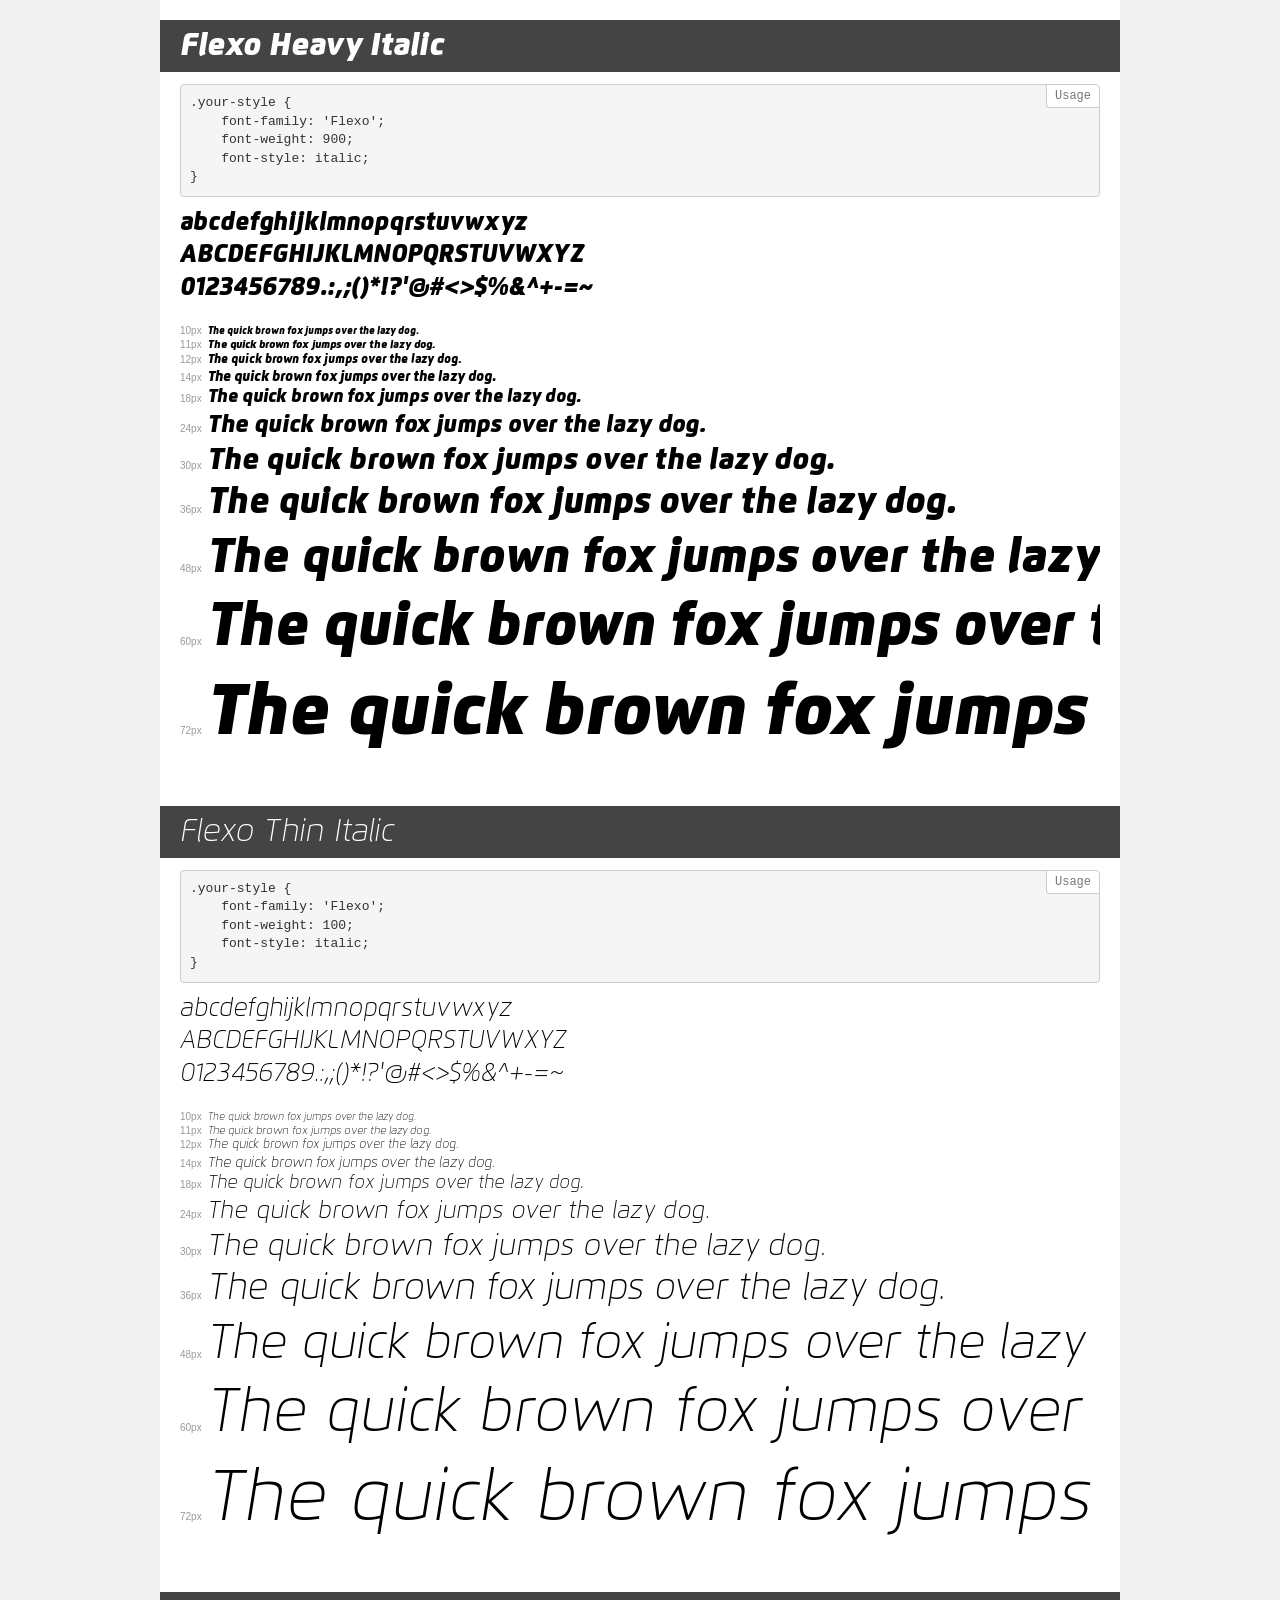
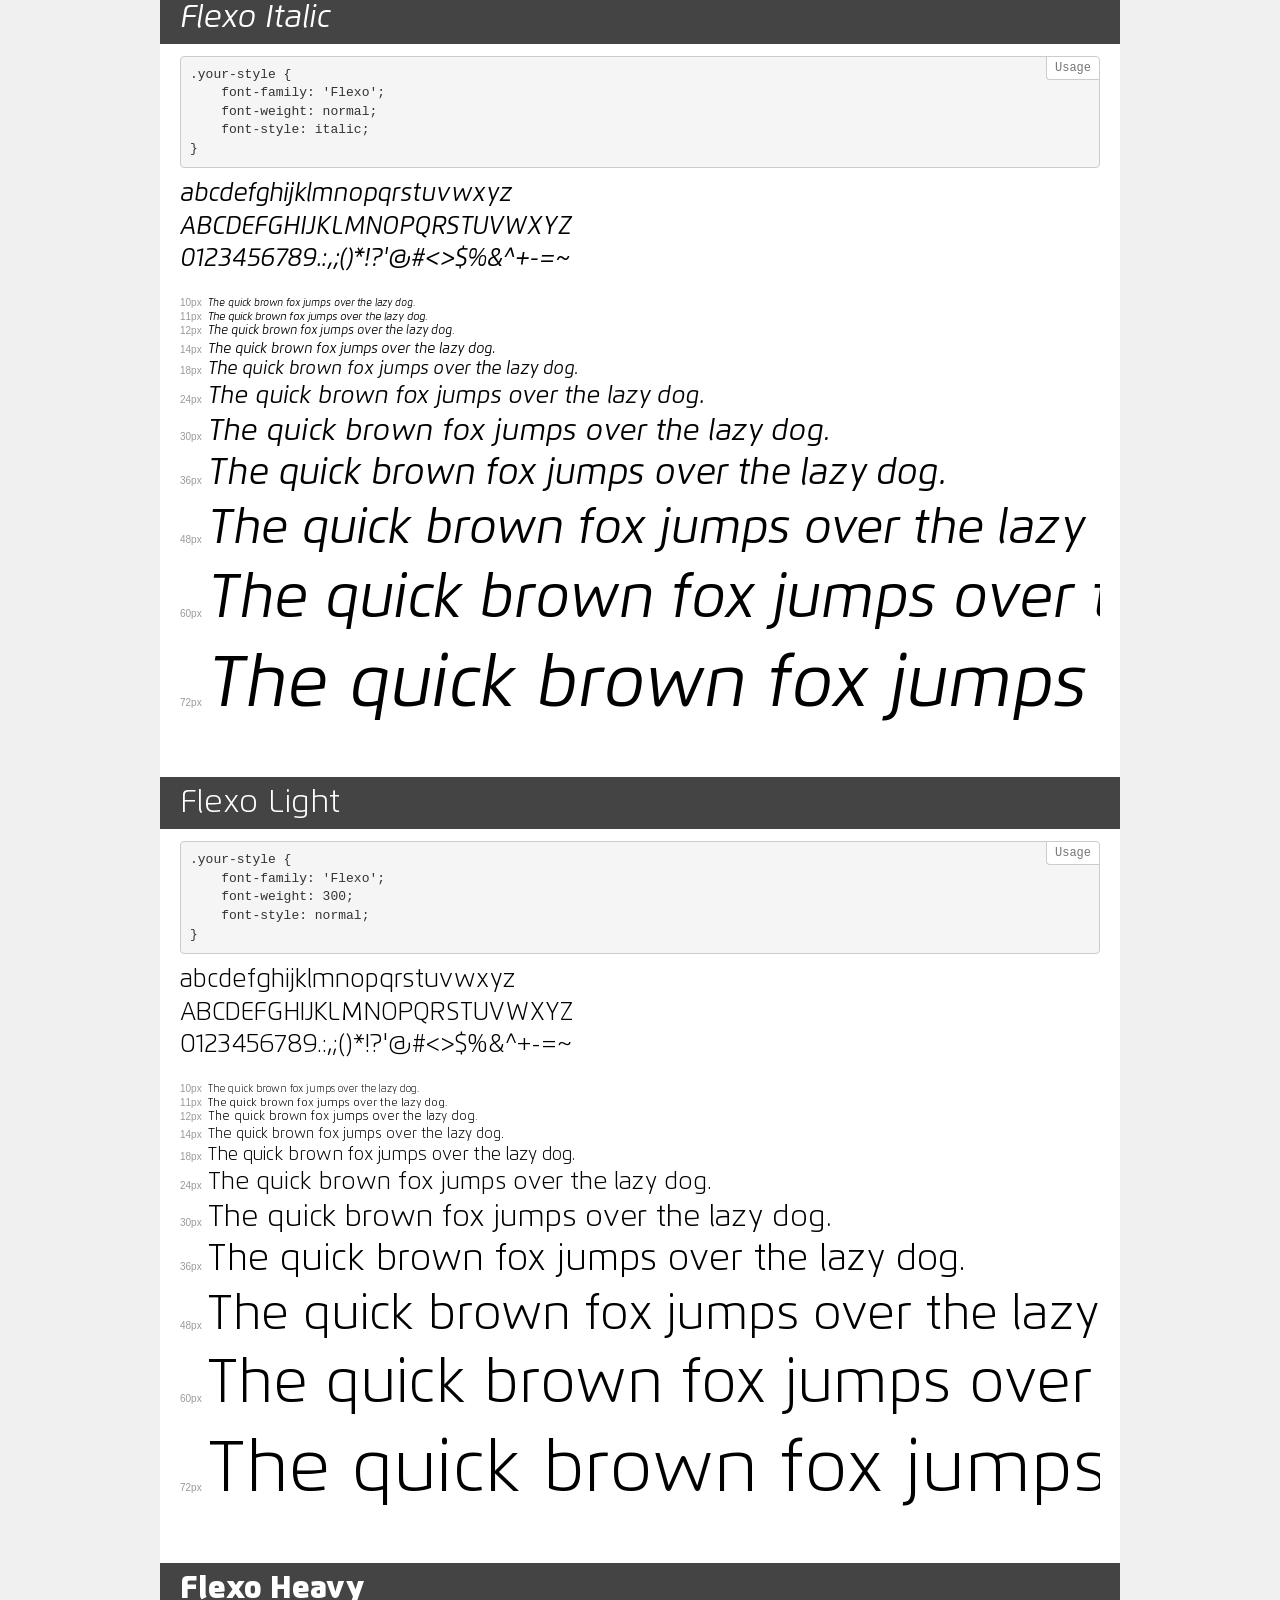
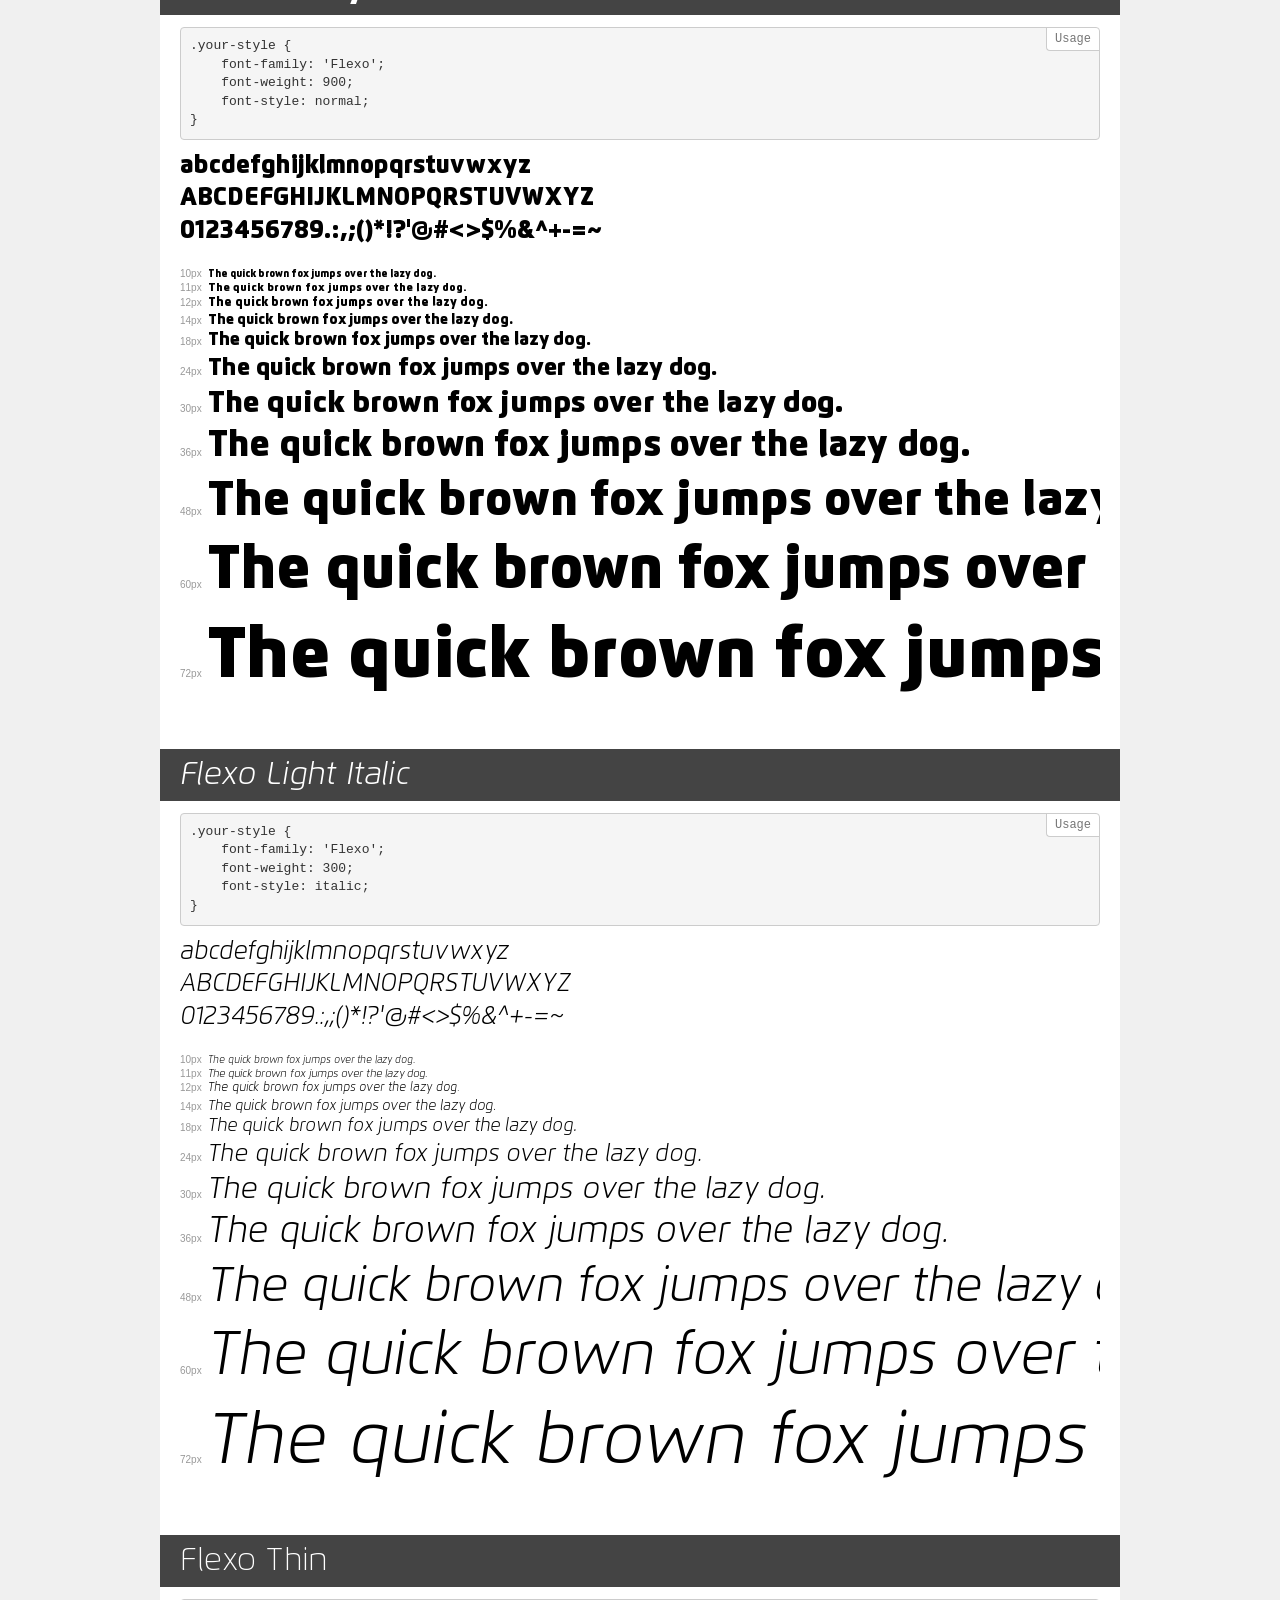
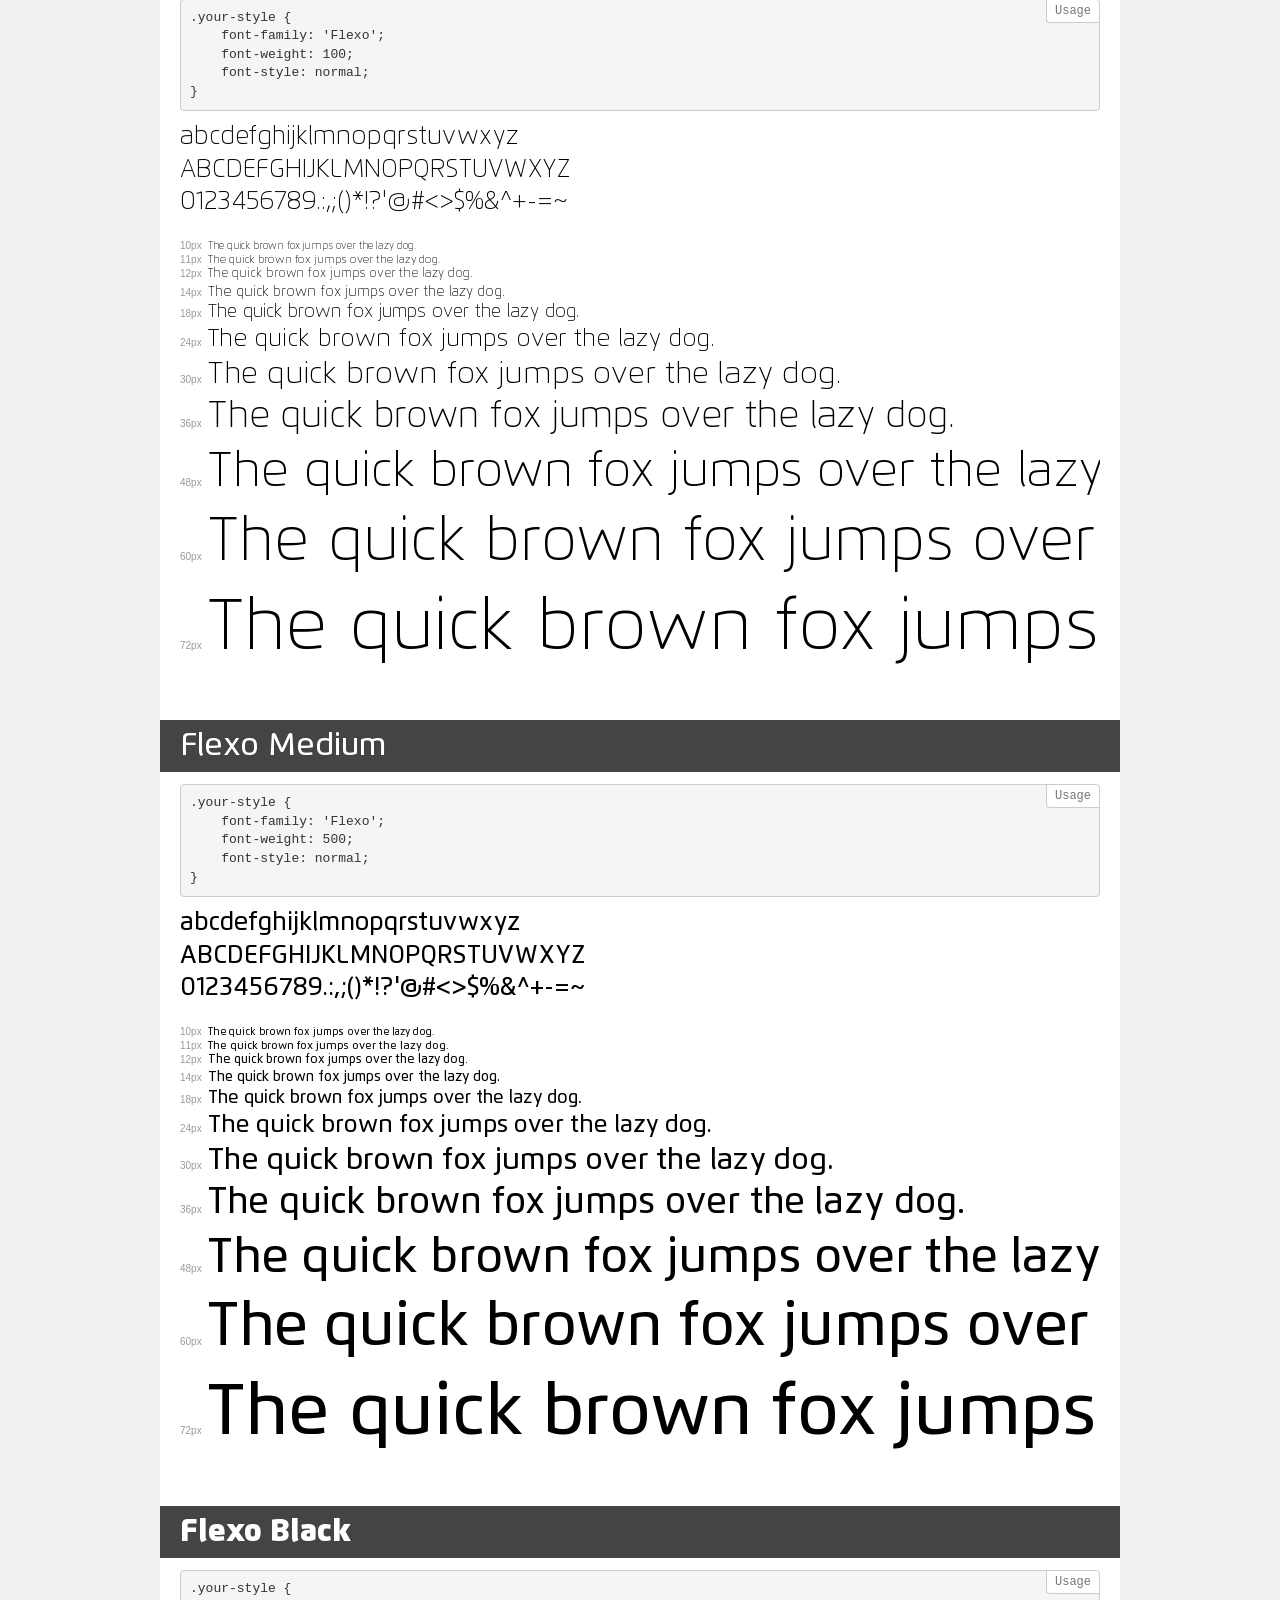
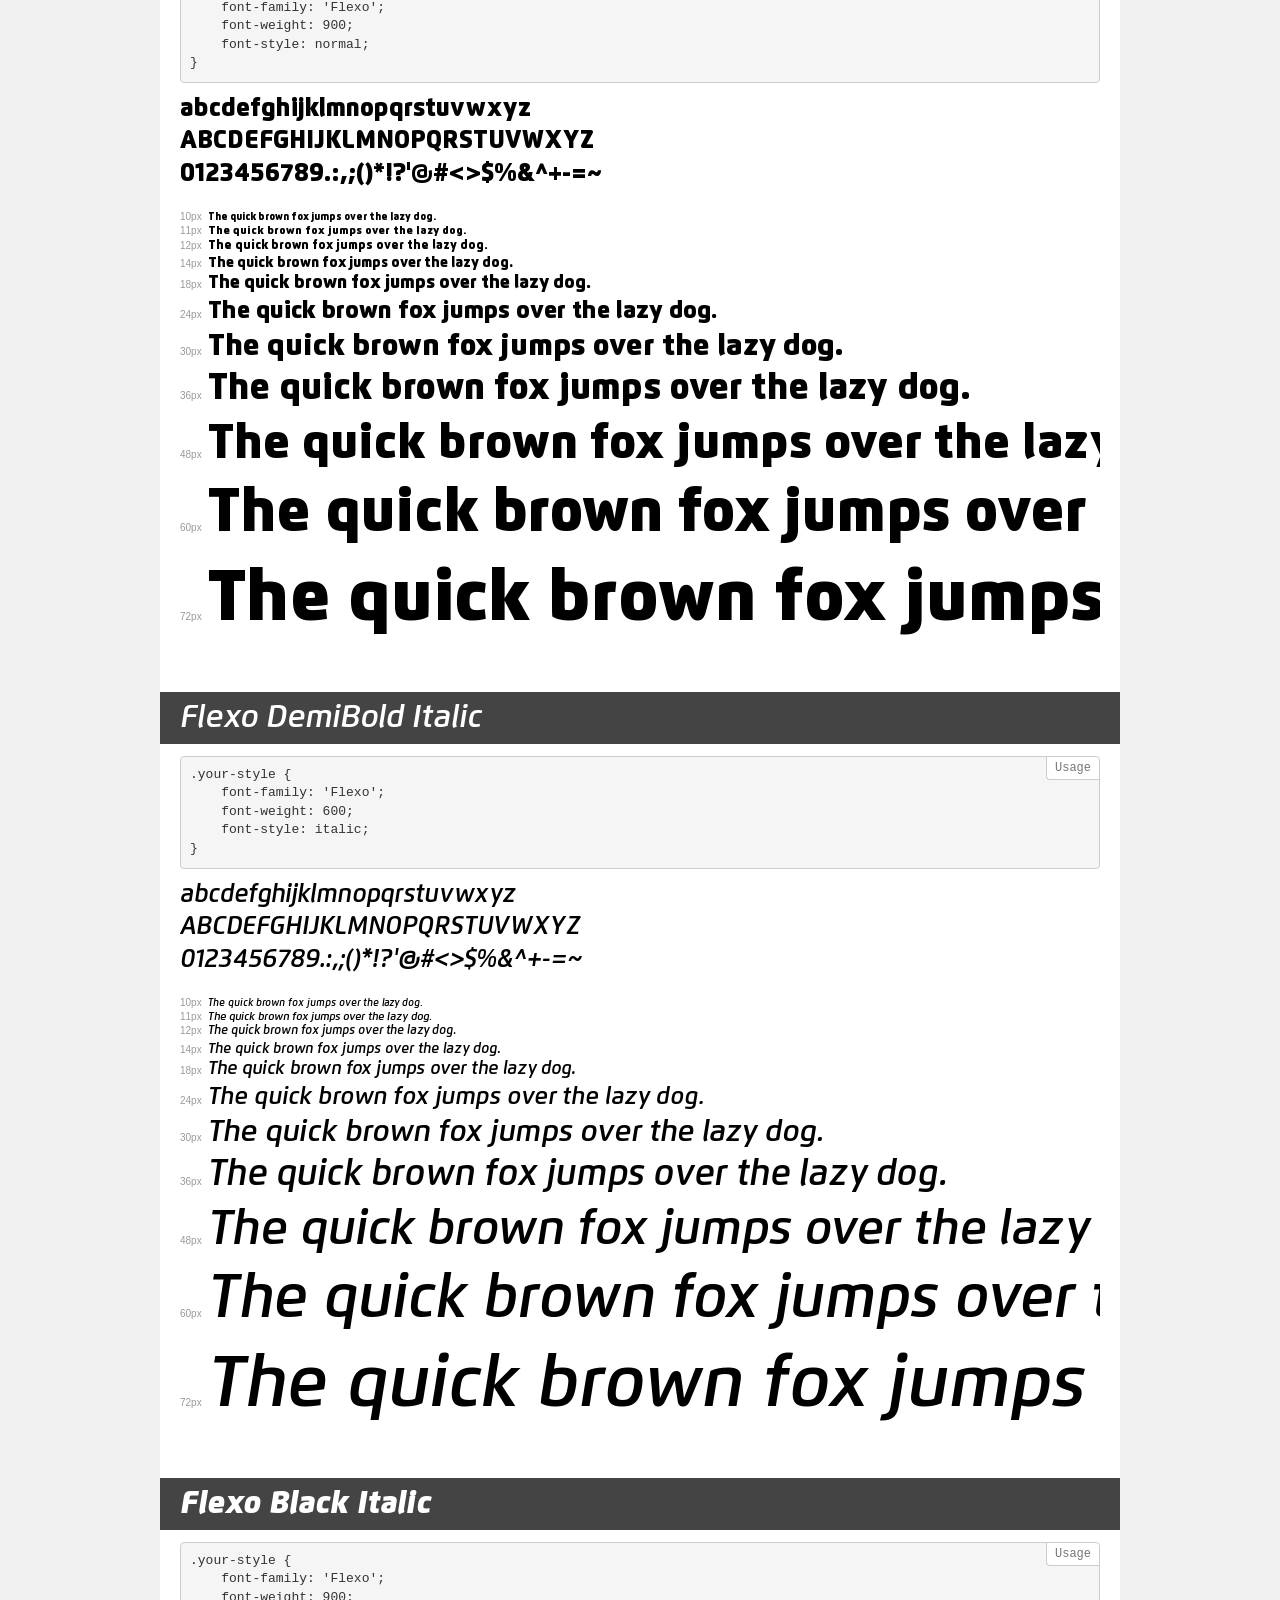
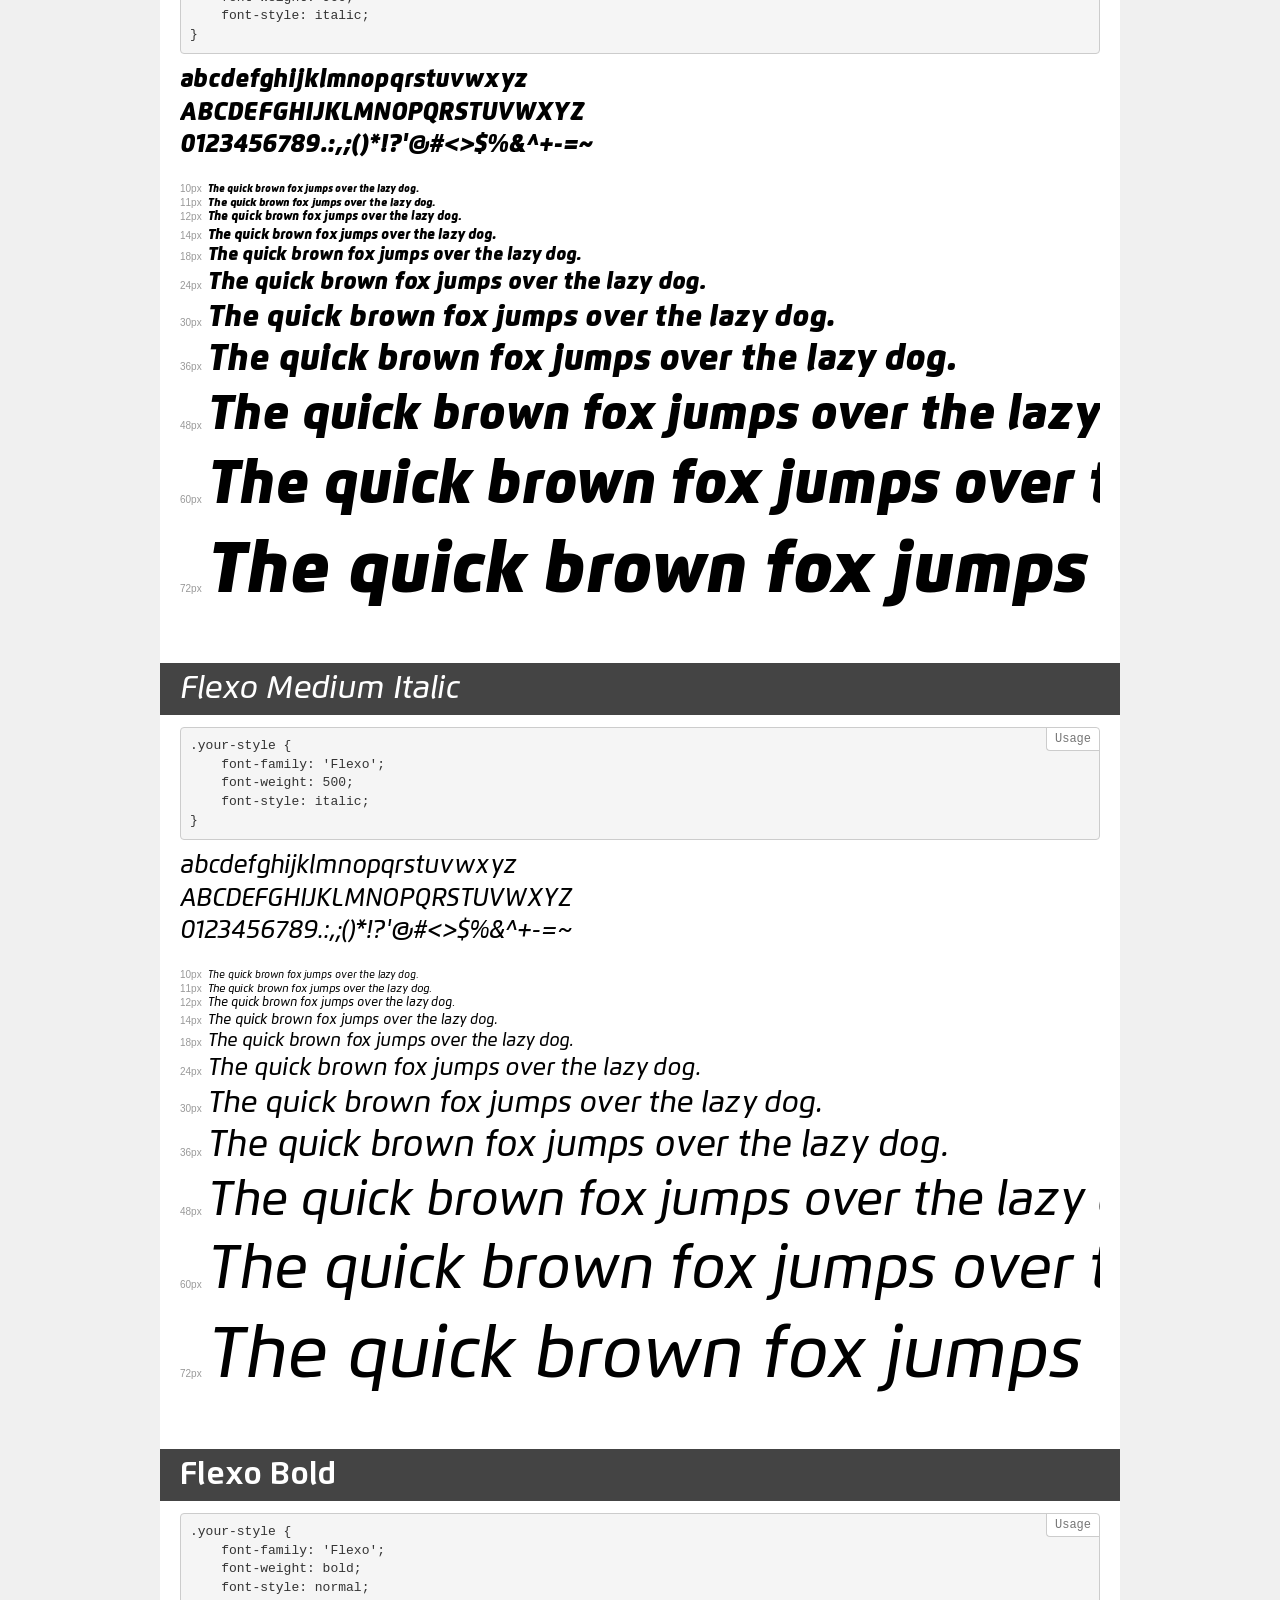
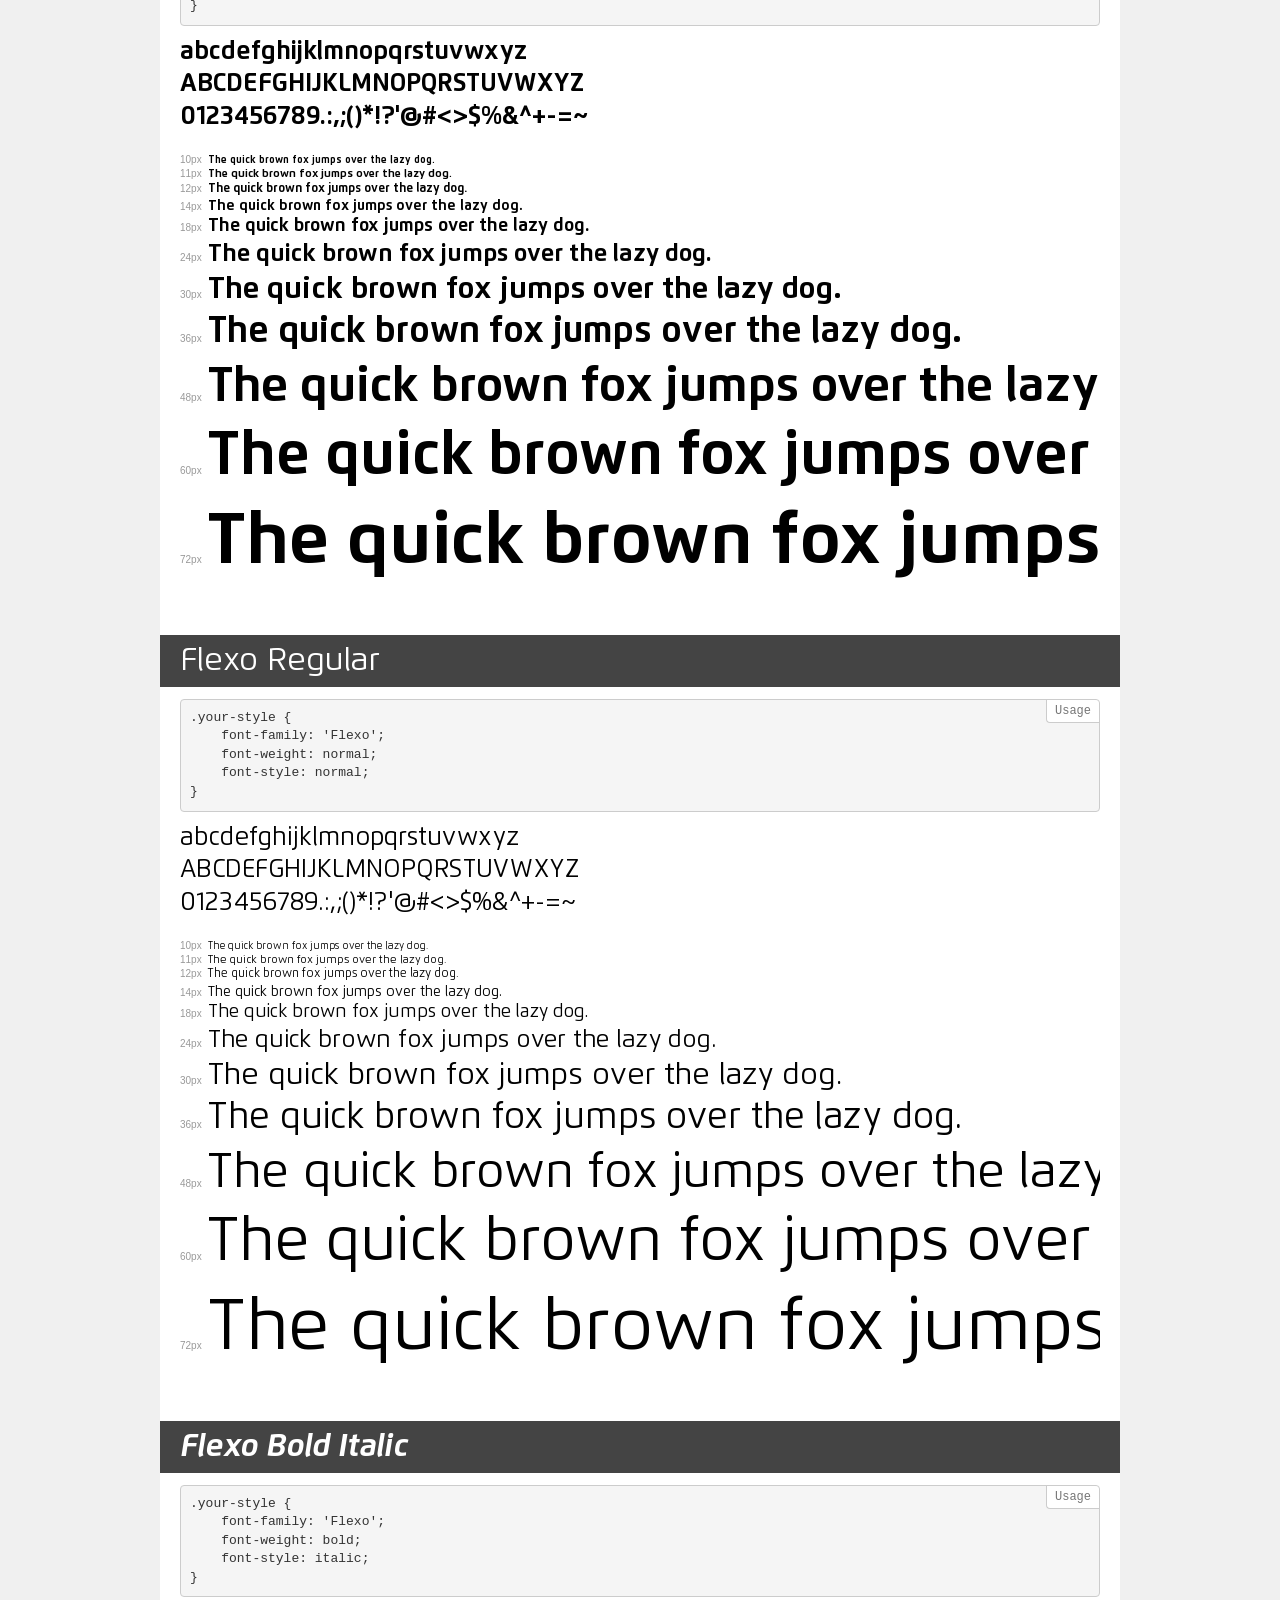
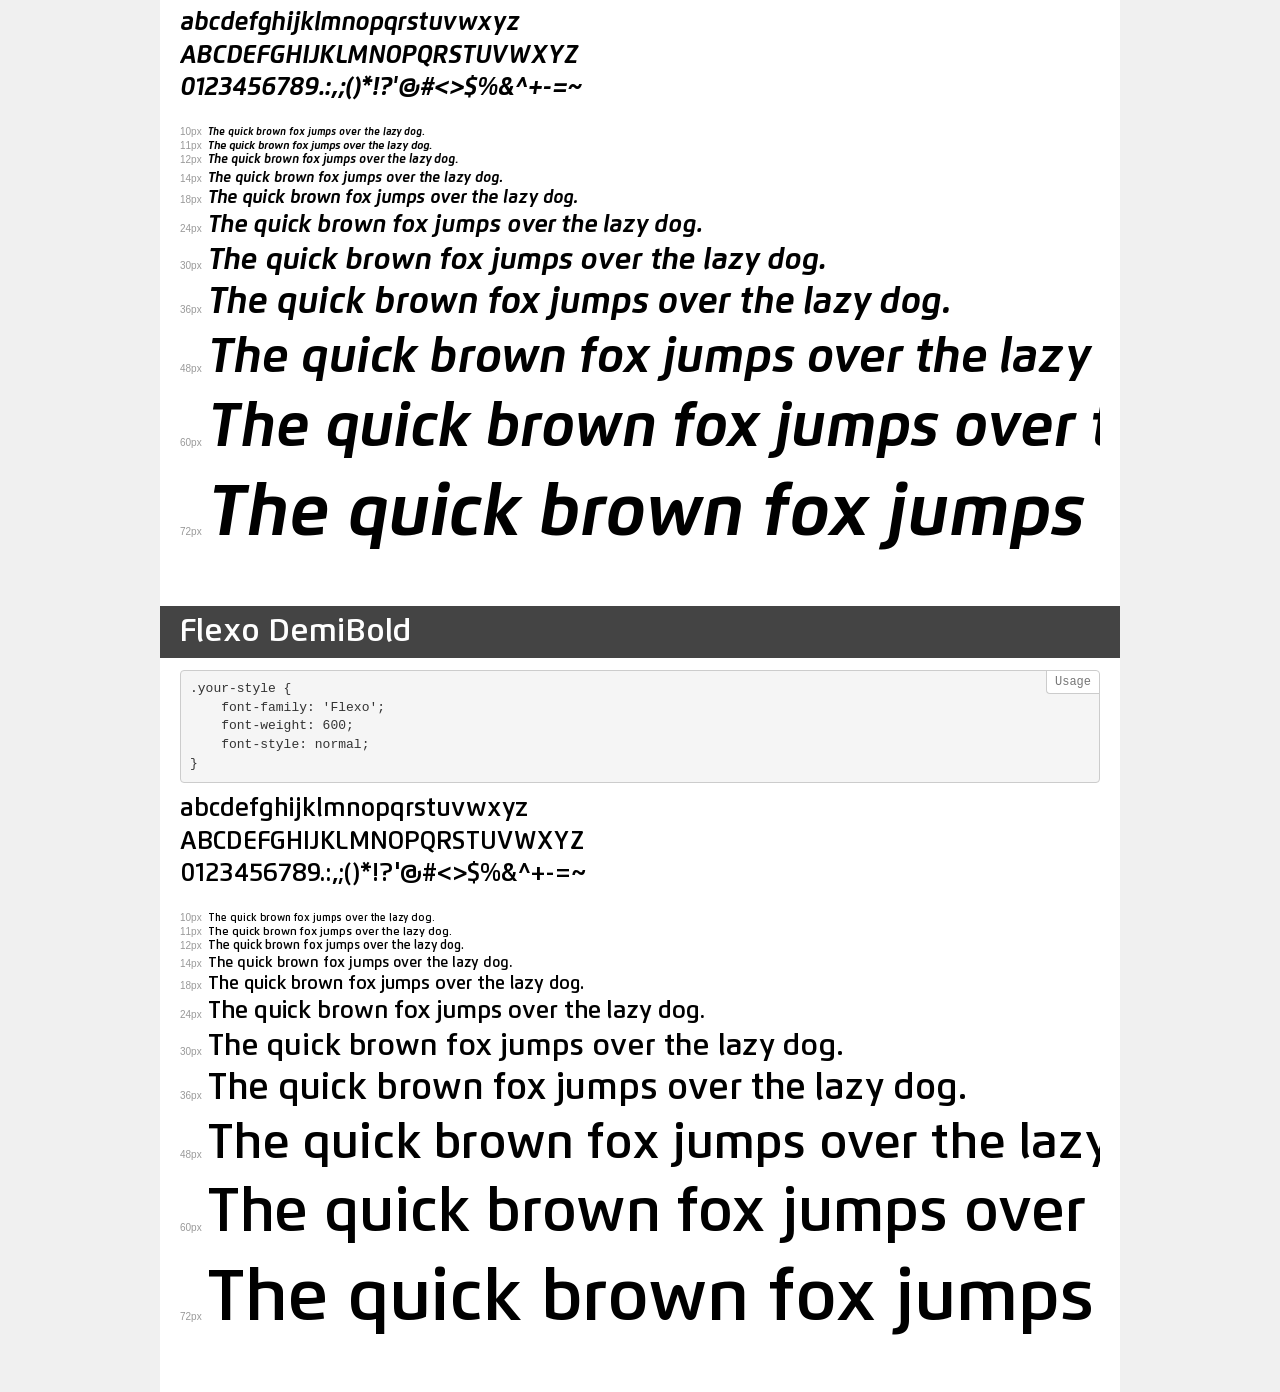
<file: fonts/demo.html>
<!DOCTYPE html>
<html lang="en">
<head>
    <meta charset="utf-8">
    <meta http-equiv="X-UA-Compatible" content="IE=edge">
    <meta name="viewport" content="width=device-width, initial-scale=1">
    <meta name="robots" content="noindex, noarchive">
    <meta name="format-detection" content="telephone=no">
    <title>Transfonter demo</title>
    <link href="stylesheet.css" rel="stylesheet">
    <style>
        /*
        http://meyerweb.com/eric/tools/css/reset/
        v2.0 | 20110126
        License: none (public domain)
        */
        html, body, div, span, applet, object, iframe,
        h1, h2, h3, h4, h5, h6, p, blockquote, pre,
        a, abbr, acronym, address, big, cite, code,
        del, dfn, em, img, ins, kbd, q, s, samp,
        small, strike, strong, sub, sup, tt, var,
        b, u, i, center,
        dl, dt, dd, ol, ul, li,
        fieldset, form, label, legend,
        table, caption, tbody, tfoot, thead, tr, th, td,
        article, aside, canvas, details, embed,
        figure, figcaption, footer, header, hgroup,
        menu, nav, output, ruby, section, summary,
        time, mark, audio, video {
            margin: 0;
            padding: 0;
            border: 0;
            font-size: 100%;
            font: inherit;
            vertical-align: baseline;
        }
        /* HTML5 display-role reset for older browsers */
        article, aside, details, figcaption, figure,
        footer, header, hgroup, menu, nav, section {
            display: block;
        }
        body {
            line-height: 1;
        }
        ol, ul {
            list-style: none;
        }
        blockquote, q {
            quotes: none;
        }
        blockquote:before, blockquote:after,
        q:before, q:after {
            content: '';
            content: none;
        }
        table {
            border-collapse: collapse;
            border-spacing: 0;
        }
        /* demo styles */
        body {
            background: #f0f0f0;
            color: #000;
        }
        .page {
            background: #fff;
            width: 920px;
            margin: 0 auto;
            padding: 20px 20px 0 20px;
            overflow: hidden;
        }
        .font-container {
            overflow-x: auto;
            overflow-y: hidden;
            margin-bottom: 40px;
            line-height: 1.3;
            white-space: nowrap;
            padding-bottom: 5px;
        }
        h1 {
            position: relative;
            background: #444;
            font-size: 32px;
            color: #fff;
            padding: 10px 20px;
            margin: 0 -20px 12px -20px;
        }
        .letters {
            font-size: 25px;
            margin-bottom: 20px;
        }
        .s10:before {
            content: '10px';
        }
        .s11:before {
            content: '11px';
        }
        .s12:before {
            content: '12px';
        }
        .s14:before {
            content: '14px';
        }
        .s18:before {
            content: '18px';
        }
        .s24:before {
            content: '24px';
        }
        .s30:before {
            content: '30px';
        }
        .s36:before {
            content: '36px';
        }
        .s48:before {
            content: '48px';
        }
        .s60:before {
            content: '60px';
        }
        .s72:before {
            content: '72px';
        }
        .s10:before, .s11:before, .s12:before, .s14:before,
        .s18:before, .s24:before, .s30:before, .s36:before,
        .s48:before, .s60:before, .s72:before {
            font-family: Arial, sans-serif;
            font-size: 10px;
            font-weight: normal;
            font-style: normal;
            color: #999;
            padding-right: 6px;
        }
        pre {
            display: block;
            position: relative;
            padding: 9px;
            margin: 0 0 10px;
            font-family: Monaco, Menlo, Consolas, "Courier New", monospace;
            font-size: 13px;
            line-height: 1.428571429;
            color: #333;
            font-weight: normal;
            font-style: normal;
            background-color: #f5f5f5;
            border: 1px solid #ccc;
            overflow-x: auto;
            border-radius: 4px;
        }
        pre:after {
            display: block;
            position: absolute;
            right: 0;
            top: 0;
            content: 'Usage';
            line-height: 1;
            padding: 5px 8px;
            font-size: 12px;
            color: #767676;
            background-color: #fff;
            border: 1px solid #ccc;
            border-right: none;
            border-top: none;
            border-radius: 0 4px 0 4px;
            z-index: 10;
        }
        /* responsive */
        @media (max-width: 959px) {
            .page {
                width: auto;
                margin: 0;
            }
        }
    </style>
</head>
<body>
<div class="page">
    <div class="demo">
        <h1 style="font-family: 'Flexo'; font-weight: 900; font-style: italic;">Flexo Heavy Italic</h1>
        <pre>.your-style {
    font-family: 'Flexo';
    font-weight: 900;
    font-style: italic;
}</pre>
        <div class="font-container" style="font-family: 'Flexo'; font-weight: 900; font-style: italic;">
            <p class="letters">
                abcdefghijklmnopqrstuvwxyz<br>
ABCDEFGHIJKLMNOPQRSTUVWXYZ<br>
                0123456789.:,;()*!?'@#<>$%&^+-=~
            </p>
            <p class="s10" style="font-size: 10px;">The quick brown fox jumps over the lazy dog.</p>
            <p class="s11" style="font-size: 11px;">The quick brown fox jumps over the lazy dog.</p>
            <p class="s12" style="font-size: 12px;">The quick brown fox jumps over the lazy dog.</p>
            <p class="s14" style="font-size: 14px;">The quick brown fox jumps over the lazy dog.</p>
            <p class="s18" style="font-size: 18px;">The quick brown fox jumps over the lazy dog.</p>
            <p class="s24" style="font-size: 24px;">The quick brown fox jumps over the lazy dog.</p>
            <p class="s30" style="font-size: 30px;">The quick brown fox jumps over the lazy dog.</p>
            <p class="s36" style="font-size: 36px;">The quick brown fox jumps over the lazy dog.</p>
            <p class="s48" style="font-size: 48px;">The quick brown fox jumps over the lazy dog.</p>
            <p class="s60" style="font-size: 60px;">The quick brown fox jumps over the lazy dog.</p>
            <p class="s72" style="font-size: 72px;">The quick brown fox jumps over the lazy dog.</p>
        </div>
    </div>
    <div class="demo">
        <h1 style="font-family: 'Flexo'; font-weight: 100; font-style: italic;">Flexo Thin Italic</h1>
        <pre>.your-style {
    font-family: 'Flexo';
    font-weight: 100;
    font-style: italic;
}</pre>
        <div class="font-container" style="font-family: 'Flexo'; font-weight: 100; font-style: italic;">
            <p class="letters">
                abcdefghijklmnopqrstuvwxyz<br>
ABCDEFGHIJKLMNOPQRSTUVWXYZ<br>
                0123456789.:,;()*!?'@#<>$%&^+-=~
            </p>
            <p class="s10" style="font-size: 10px;">The quick brown fox jumps over the lazy dog.</p>
            <p class="s11" style="font-size: 11px;">The quick brown fox jumps over the lazy dog.</p>
            <p class="s12" style="font-size: 12px;">The quick brown fox jumps over the lazy dog.</p>
            <p class="s14" style="font-size: 14px;">The quick brown fox jumps over the lazy dog.</p>
            <p class="s18" style="font-size: 18px;">The quick brown fox jumps over the lazy dog.</p>
            <p class="s24" style="font-size: 24px;">The quick brown fox jumps over the lazy dog.</p>
            <p class="s30" style="font-size: 30px;">The quick brown fox jumps over the lazy dog.</p>
            <p class="s36" style="font-size: 36px;">The quick brown fox jumps over the lazy dog.</p>
            <p class="s48" style="font-size: 48px;">The quick brown fox jumps over the lazy dog.</p>
            <p class="s60" style="font-size: 60px;">The quick brown fox jumps over the lazy dog.</p>
            <p class="s72" style="font-size: 72px;">The quick brown fox jumps over the lazy dog.</p>
        </div>
    </div>
    <div class="demo">
        <h1 style="font-family: 'Flexo'; font-weight: normal; font-style: italic;">Flexo Italic</h1>
        <pre>.your-style {
    font-family: 'Flexo';
    font-weight: normal;
    font-style: italic;
}</pre>
        <div class="font-container" style="font-family: 'Flexo'; font-weight: normal; font-style: italic;">
            <p class="letters">
                abcdefghijklmnopqrstuvwxyz<br>
ABCDEFGHIJKLMNOPQRSTUVWXYZ<br>
                0123456789.:,;()*!?'@#<>$%&^+-=~
            </p>
            <p class="s10" style="font-size: 10px;">The quick brown fox jumps over the lazy dog.</p>
            <p class="s11" style="font-size: 11px;">The quick brown fox jumps over the lazy dog.</p>
            <p class="s12" style="font-size: 12px;">The quick brown fox jumps over the lazy dog.</p>
            <p class="s14" style="font-size: 14px;">The quick brown fox jumps over the lazy dog.</p>
            <p class="s18" style="font-size: 18px;">The quick brown fox jumps over the lazy dog.</p>
            <p class="s24" style="font-size: 24px;">The quick brown fox jumps over the lazy dog.</p>
            <p class="s30" style="font-size: 30px;">The quick brown fox jumps over the lazy dog.</p>
            <p class="s36" style="font-size: 36px;">The quick brown fox jumps over the lazy dog.</p>
            <p class="s48" style="font-size: 48px;">The quick brown fox jumps over the lazy dog.</p>
            <p class="s60" style="font-size: 60px;">The quick brown fox jumps over the lazy dog.</p>
            <p class="s72" style="font-size: 72px;">The quick brown fox jumps over the lazy dog.</p>
        </div>
    </div>
    <div class="demo">
        <h1 style="font-family: 'Flexo'; font-weight: 300; font-style: normal;">Flexo Light</h1>
        <pre>.your-style {
    font-family: 'Flexo';
    font-weight: 300;
    font-style: normal;
}</pre>
        <div class="font-container" style="font-family: 'Flexo'; font-weight: 300; font-style: normal;">
            <p class="letters">
                abcdefghijklmnopqrstuvwxyz<br>
ABCDEFGHIJKLMNOPQRSTUVWXYZ<br>
                0123456789.:,;()*!?'@#<>$%&^+-=~
            </p>
            <p class="s10" style="font-size: 10px;">The quick brown fox jumps over the lazy dog.</p>
            <p class="s11" style="font-size: 11px;">The quick brown fox jumps over the lazy dog.</p>
            <p class="s12" style="font-size: 12px;">The quick brown fox jumps over the lazy dog.</p>
            <p class="s14" style="font-size: 14px;">The quick brown fox jumps over the lazy dog.</p>
            <p class="s18" style="font-size: 18px;">The quick brown fox jumps over the lazy dog.</p>
            <p class="s24" style="font-size: 24px;">The quick brown fox jumps over the lazy dog.</p>
            <p class="s30" style="font-size: 30px;">The quick brown fox jumps over the lazy dog.</p>
            <p class="s36" style="font-size: 36px;">The quick brown fox jumps over the lazy dog.</p>
            <p class="s48" style="font-size: 48px;">The quick brown fox jumps over the lazy dog.</p>
            <p class="s60" style="font-size: 60px;">The quick brown fox jumps over the lazy dog.</p>
            <p class="s72" style="font-size: 72px;">The quick brown fox jumps over the lazy dog.</p>
        </div>
    </div>
    <div class="demo">
        <h1 style="font-family: 'Flexo'; font-weight: 900; font-style: normal;">Flexo Heavy</h1>
        <pre>.your-style {
    font-family: 'Flexo';
    font-weight: 900;
    font-style: normal;
}</pre>
        <div class="font-container" style="font-family: 'Flexo'; font-weight: 900; font-style: normal;">
            <p class="letters">
                abcdefghijklmnopqrstuvwxyz<br>
ABCDEFGHIJKLMNOPQRSTUVWXYZ<br>
                0123456789.:,;()*!?'@#<>$%&^+-=~
            </p>
            <p class="s10" style="font-size: 10px;">The quick brown fox jumps over the lazy dog.</p>
            <p class="s11" style="font-size: 11px;">The quick brown fox jumps over the lazy dog.</p>
            <p class="s12" style="font-size: 12px;">The quick brown fox jumps over the lazy dog.</p>
            <p class="s14" style="font-size: 14px;">The quick brown fox jumps over the lazy dog.</p>
            <p class="s18" style="font-size: 18px;">The quick brown fox jumps over the lazy dog.</p>
            <p class="s24" style="font-size: 24px;">The quick brown fox jumps over the lazy dog.</p>
            <p class="s30" style="font-size: 30px;">The quick brown fox jumps over the lazy dog.</p>
            <p class="s36" style="font-size: 36px;">The quick brown fox jumps over the lazy dog.</p>
            <p class="s48" style="font-size: 48px;">The quick brown fox jumps over the lazy dog.</p>
            <p class="s60" style="font-size: 60px;">The quick brown fox jumps over the lazy dog.</p>
            <p class="s72" style="font-size: 72px;">The quick brown fox jumps over the lazy dog.</p>
        </div>
    </div>
    <div class="demo">
        <h1 style="font-family: 'Flexo'; font-weight: 300; font-style: italic;">Flexo Light Italic</h1>
        <pre>.your-style {
    font-family: 'Flexo';
    font-weight: 300;
    font-style: italic;
}</pre>
        <div class="font-container" style="font-family: 'Flexo'; font-weight: 300; font-style: italic;">
            <p class="letters">
                abcdefghijklmnopqrstuvwxyz<br>
ABCDEFGHIJKLMNOPQRSTUVWXYZ<br>
                0123456789.:,;()*!?'@#<>$%&^+-=~
            </p>
            <p class="s10" style="font-size: 10px;">The quick brown fox jumps over the lazy dog.</p>
            <p class="s11" style="font-size: 11px;">The quick brown fox jumps over the lazy dog.</p>
            <p class="s12" style="font-size: 12px;">The quick brown fox jumps over the lazy dog.</p>
            <p class="s14" style="font-size: 14px;">The quick brown fox jumps over the lazy dog.</p>
            <p class="s18" style="font-size: 18px;">The quick brown fox jumps over the lazy dog.</p>
            <p class="s24" style="font-size: 24px;">The quick brown fox jumps over the lazy dog.</p>
            <p class="s30" style="font-size: 30px;">The quick brown fox jumps over the lazy dog.</p>
            <p class="s36" style="font-size: 36px;">The quick brown fox jumps over the lazy dog.</p>
            <p class="s48" style="font-size: 48px;">The quick brown fox jumps over the lazy dog.</p>
            <p class="s60" style="font-size: 60px;">The quick brown fox jumps over the lazy dog.</p>
            <p class="s72" style="font-size: 72px;">The quick brown fox jumps over the lazy dog.</p>
        </div>
    </div>
    <div class="demo">
        <h1 style="font-family: 'Flexo'; font-weight: 100; font-style: normal;">Flexo Thin</h1>
        <pre>.your-style {
    font-family: 'Flexo';
    font-weight: 100;
    font-style: normal;
}</pre>
        <div class="font-container" style="font-family: 'Flexo'; font-weight: 100; font-style: normal;">
            <p class="letters">
                abcdefghijklmnopqrstuvwxyz<br>
ABCDEFGHIJKLMNOPQRSTUVWXYZ<br>
                0123456789.:,;()*!?'@#<>$%&^+-=~
            </p>
            <p class="s10" style="font-size: 10px;">The quick brown fox jumps over the lazy dog.</p>
            <p class="s11" style="font-size: 11px;">The quick brown fox jumps over the lazy dog.</p>
            <p class="s12" style="font-size: 12px;">The quick brown fox jumps over the lazy dog.</p>
            <p class="s14" style="font-size: 14px;">The quick brown fox jumps over the lazy dog.</p>
            <p class="s18" style="font-size: 18px;">The quick brown fox jumps over the lazy dog.</p>
            <p class="s24" style="font-size: 24px;">The quick brown fox jumps over the lazy dog.</p>
            <p class="s30" style="font-size: 30px;">The quick brown fox jumps over the lazy dog.</p>
            <p class="s36" style="font-size: 36px;">The quick brown fox jumps over the lazy dog.</p>
            <p class="s48" style="font-size: 48px;">The quick brown fox jumps over the lazy dog.</p>
            <p class="s60" style="font-size: 60px;">The quick brown fox jumps over the lazy dog.</p>
            <p class="s72" style="font-size: 72px;">The quick brown fox jumps over the lazy dog.</p>
        </div>
    </div>
    <div class="demo">
        <h1 style="font-family: 'Flexo'; font-weight: 500; font-style: normal;">Flexo Medium</h1>
        <pre>.your-style {
    font-family: 'Flexo';
    font-weight: 500;
    font-style: normal;
}</pre>
        <div class="font-container" style="font-family: 'Flexo'; font-weight: 500; font-style: normal;">
            <p class="letters">
                abcdefghijklmnopqrstuvwxyz<br>
ABCDEFGHIJKLMNOPQRSTUVWXYZ<br>
                0123456789.:,;()*!?'@#<>$%&^+-=~
            </p>
            <p class="s10" style="font-size: 10px;">The quick brown fox jumps over the lazy dog.</p>
            <p class="s11" style="font-size: 11px;">The quick brown fox jumps over the lazy dog.</p>
            <p class="s12" style="font-size: 12px;">The quick brown fox jumps over the lazy dog.</p>
            <p class="s14" style="font-size: 14px;">The quick brown fox jumps over the lazy dog.</p>
            <p class="s18" style="font-size: 18px;">The quick brown fox jumps over the lazy dog.</p>
            <p class="s24" style="font-size: 24px;">The quick brown fox jumps over the lazy dog.</p>
            <p class="s30" style="font-size: 30px;">The quick brown fox jumps over the lazy dog.</p>
            <p class="s36" style="font-size: 36px;">The quick brown fox jumps over the lazy dog.</p>
            <p class="s48" style="font-size: 48px;">The quick brown fox jumps over the lazy dog.</p>
            <p class="s60" style="font-size: 60px;">The quick brown fox jumps over the lazy dog.</p>
            <p class="s72" style="font-size: 72px;">The quick brown fox jumps over the lazy dog.</p>
        </div>
    </div>
    <div class="demo">
        <h1 style="font-family: 'Flexo'; font-weight: 900; font-style: normal;">Flexo Black</h1>
        <pre>.your-style {
    font-family: 'Flexo';
    font-weight: 900;
    font-style: normal;
}</pre>
        <div class="font-container" style="font-family: 'Flexo'; font-weight: 900; font-style: normal;">
            <p class="letters">
                abcdefghijklmnopqrstuvwxyz<br>
ABCDEFGHIJKLMNOPQRSTUVWXYZ<br>
                0123456789.:,;()*!?'@#<>$%&^+-=~
            </p>
            <p class="s10" style="font-size: 10px;">The quick brown fox jumps over the lazy dog.</p>
            <p class="s11" style="font-size: 11px;">The quick brown fox jumps over the lazy dog.</p>
            <p class="s12" style="font-size: 12px;">The quick brown fox jumps over the lazy dog.</p>
            <p class="s14" style="font-size: 14px;">The quick brown fox jumps over the lazy dog.</p>
            <p class="s18" style="font-size: 18px;">The quick brown fox jumps over the lazy dog.</p>
            <p class="s24" style="font-size: 24px;">The quick brown fox jumps over the lazy dog.</p>
            <p class="s30" style="font-size: 30px;">The quick brown fox jumps over the lazy dog.</p>
            <p class="s36" style="font-size: 36px;">The quick brown fox jumps over the lazy dog.</p>
            <p class="s48" style="font-size: 48px;">The quick brown fox jumps over the lazy dog.</p>
            <p class="s60" style="font-size: 60px;">The quick brown fox jumps over the lazy dog.</p>
            <p class="s72" style="font-size: 72px;">The quick brown fox jumps over the lazy dog.</p>
        </div>
    </div>
    <div class="demo">
        <h1 style="font-family: 'Flexo'; font-weight: 600; font-style: italic;">Flexo DemiBold Italic</h1>
        <pre>.your-style {
    font-family: 'Flexo';
    font-weight: 600;
    font-style: italic;
}</pre>
        <div class="font-container" style="font-family: 'Flexo'; font-weight: 600; font-style: italic;">
            <p class="letters">
                abcdefghijklmnopqrstuvwxyz<br>
ABCDEFGHIJKLMNOPQRSTUVWXYZ<br>
                0123456789.:,;()*!?'@#<>$%&^+-=~
            </p>
            <p class="s10" style="font-size: 10px;">The quick brown fox jumps over the lazy dog.</p>
            <p class="s11" style="font-size: 11px;">The quick brown fox jumps over the lazy dog.</p>
            <p class="s12" style="font-size: 12px;">The quick brown fox jumps over the lazy dog.</p>
            <p class="s14" style="font-size: 14px;">The quick brown fox jumps over the lazy dog.</p>
            <p class="s18" style="font-size: 18px;">The quick brown fox jumps over the lazy dog.</p>
            <p class="s24" style="font-size: 24px;">The quick brown fox jumps over the lazy dog.</p>
            <p class="s30" style="font-size: 30px;">The quick brown fox jumps over the lazy dog.</p>
            <p class="s36" style="font-size: 36px;">The quick brown fox jumps over the lazy dog.</p>
            <p class="s48" style="font-size: 48px;">The quick brown fox jumps over the lazy dog.</p>
            <p class="s60" style="font-size: 60px;">The quick brown fox jumps over the lazy dog.</p>
            <p class="s72" style="font-size: 72px;">The quick brown fox jumps over the lazy dog.</p>
        </div>
    </div>
    <div class="demo">
        <h1 style="font-family: 'Flexo'; font-weight: 900; font-style: italic;">Flexo Black Italic</h1>
        <pre>.your-style {
    font-family: 'Flexo';
    font-weight: 900;
    font-style: italic;
}</pre>
        <div class="font-container" style="font-family: 'Flexo'; font-weight: 900; font-style: italic;">
            <p class="letters">
                abcdefghijklmnopqrstuvwxyz<br>
ABCDEFGHIJKLMNOPQRSTUVWXYZ<br>
                0123456789.:,;()*!?'@#<>$%&^+-=~
            </p>
            <p class="s10" style="font-size: 10px;">The quick brown fox jumps over the lazy dog.</p>
            <p class="s11" style="font-size: 11px;">The quick brown fox jumps over the lazy dog.</p>
            <p class="s12" style="font-size: 12px;">The quick brown fox jumps over the lazy dog.</p>
            <p class="s14" style="font-size: 14px;">The quick brown fox jumps over the lazy dog.</p>
            <p class="s18" style="font-size: 18px;">The quick brown fox jumps over the lazy dog.</p>
            <p class="s24" style="font-size: 24px;">The quick brown fox jumps over the lazy dog.</p>
            <p class="s30" style="font-size: 30px;">The quick brown fox jumps over the lazy dog.</p>
            <p class="s36" style="font-size: 36px;">The quick brown fox jumps over the lazy dog.</p>
            <p class="s48" style="font-size: 48px;">The quick brown fox jumps over the lazy dog.</p>
            <p class="s60" style="font-size: 60px;">The quick brown fox jumps over the lazy dog.</p>
            <p class="s72" style="font-size: 72px;">The quick brown fox jumps over the lazy dog.</p>
        </div>
    </div>
    <div class="demo">
        <h1 style="font-family: 'Flexo'; font-weight: 500; font-style: italic;">Flexo Medium Italic</h1>
        <pre>.your-style {
    font-family: 'Flexo';
    font-weight: 500;
    font-style: italic;
}</pre>
        <div class="font-container" style="font-family: 'Flexo'; font-weight: 500; font-style: italic;">
            <p class="letters">
                abcdefghijklmnopqrstuvwxyz<br>
ABCDEFGHIJKLMNOPQRSTUVWXYZ<br>
                0123456789.:,;()*!?'@#<>$%&^+-=~
            </p>
            <p class="s10" style="font-size: 10px;">The quick brown fox jumps over the lazy dog.</p>
            <p class="s11" style="font-size: 11px;">The quick brown fox jumps over the lazy dog.</p>
            <p class="s12" style="font-size: 12px;">The quick brown fox jumps over the lazy dog.</p>
            <p class="s14" style="font-size: 14px;">The quick brown fox jumps over the lazy dog.</p>
            <p class="s18" style="font-size: 18px;">The quick brown fox jumps over the lazy dog.</p>
            <p class="s24" style="font-size: 24px;">The quick brown fox jumps over the lazy dog.</p>
            <p class="s30" style="font-size: 30px;">The quick brown fox jumps over the lazy dog.</p>
            <p class="s36" style="font-size: 36px;">The quick brown fox jumps over the lazy dog.</p>
            <p class="s48" style="font-size: 48px;">The quick brown fox jumps over the lazy dog.</p>
            <p class="s60" style="font-size: 60px;">The quick brown fox jumps over the lazy dog.</p>
            <p class="s72" style="font-size: 72px;">The quick brown fox jumps over the lazy dog.</p>
        </div>
    </div>
    <div class="demo">
        <h1 style="font-family: 'Flexo'; font-weight: bold; font-style: normal;">Flexo Bold</h1>
        <pre>.your-style {
    font-family: 'Flexo';
    font-weight: bold;
    font-style: normal;
}</pre>
        <div class="font-container" style="font-family: 'Flexo'; font-weight: bold; font-style: normal;">
            <p class="letters">
                abcdefghijklmnopqrstuvwxyz<br>
ABCDEFGHIJKLMNOPQRSTUVWXYZ<br>
                0123456789.:,;()*!?'@#<>$%&^+-=~
            </p>
            <p class="s10" style="font-size: 10px;">The quick brown fox jumps over the lazy dog.</p>
            <p class="s11" style="font-size: 11px;">The quick brown fox jumps over the lazy dog.</p>
            <p class="s12" style="font-size: 12px;">The quick brown fox jumps over the lazy dog.</p>
            <p class="s14" style="font-size: 14px;">The quick brown fox jumps over the lazy dog.</p>
            <p class="s18" style="font-size: 18px;">The quick brown fox jumps over the lazy dog.</p>
            <p class="s24" style="font-size: 24px;">The quick brown fox jumps over the lazy dog.</p>
            <p class="s30" style="font-size: 30px;">The quick brown fox jumps over the lazy dog.</p>
            <p class="s36" style="font-size: 36px;">The quick brown fox jumps over the lazy dog.</p>
            <p class="s48" style="font-size: 48px;">The quick brown fox jumps over the lazy dog.</p>
            <p class="s60" style="font-size: 60px;">The quick brown fox jumps over the lazy dog.</p>
            <p class="s72" style="font-size: 72px;">The quick brown fox jumps over the lazy dog.</p>
        </div>
    </div>
    <div class="demo">
        <h1 style="font-family: 'Flexo'; font-weight: normal; font-style: normal;">Flexo Regular</h1>
        <pre>.your-style {
    font-family: 'Flexo';
    font-weight: normal;
    font-style: normal;
}</pre>
        <div class="font-container" style="font-family: 'Flexo'; font-weight: normal; font-style: normal;">
            <p class="letters">
                abcdefghijklmnopqrstuvwxyz<br>
ABCDEFGHIJKLMNOPQRSTUVWXYZ<br>
                0123456789.:,;()*!?'@#<>$%&^+-=~
            </p>
            <p class="s10" style="font-size: 10px;">The quick brown fox jumps over the lazy dog.</p>
            <p class="s11" style="font-size: 11px;">The quick brown fox jumps over the lazy dog.</p>
            <p class="s12" style="font-size: 12px;">The quick brown fox jumps over the lazy dog.</p>
            <p class="s14" style="font-size: 14px;">The quick brown fox jumps over the lazy dog.</p>
            <p class="s18" style="font-size: 18px;">The quick brown fox jumps over the lazy dog.</p>
            <p class="s24" style="font-size: 24px;">The quick brown fox jumps over the lazy dog.</p>
            <p class="s30" style="font-size: 30px;">The quick brown fox jumps over the lazy dog.</p>
            <p class="s36" style="font-size: 36px;">The quick brown fox jumps over the lazy dog.</p>
            <p class="s48" style="font-size: 48px;">The quick brown fox jumps over the lazy dog.</p>
            <p class="s60" style="font-size: 60px;">The quick brown fox jumps over the lazy dog.</p>
            <p class="s72" style="font-size: 72px;">The quick brown fox jumps over the lazy dog.</p>
        </div>
    </div>
    <div class="demo">
        <h1 style="font-family: 'Flexo'; font-weight: bold; font-style: italic;">Flexo Bold Italic</h1>
        <pre>.your-style {
    font-family: 'Flexo';
    font-weight: bold;
    font-style: italic;
}</pre>
        <div class="font-container" style="font-family: 'Flexo'; font-weight: bold; font-style: italic;">
            <p class="letters">
                abcdefghijklmnopqrstuvwxyz<br>
ABCDEFGHIJKLMNOPQRSTUVWXYZ<br>
                0123456789.:,;()*!?'@#<>$%&^+-=~
            </p>
            <p class="s10" style="font-size: 10px;">The quick brown fox jumps over the lazy dog.</p>
            <p class="s11" style="font-size: 11px;">The quick brown fox jumps over the lazy dog.</p>
            <p class="s12" style="font-size: 12px;">The quick brown fox jumps over the lazy dog.</p>
            <p class="s14" style="font-size: 14px;">The quick brown fox jumps over the lazy dog.</p>
            <p class="s18" style="font-size: 18px;">The quick brown fox jumps over the lazy dog.</p>
            <p class="s24" style="font-size: 24px;">The quick brown fox jumps over the lazy dog.</p>
            <p class="s30" style="font-size: 30px;">The quick brown fox jumps over the lazy dog.</p>
            <p class="s36" style="font-size: 36px;">The quick brown fox jumps over the lazy dog.</p>
            <p class="s48" style="font-size: 48px;">The quick brown fox jumps over the lazy dog.</p>
            <p class="s60" style="font-size: 60px;">The quick brown fox jumps over the lazy dog.</p>
            <p class="s72" style="font-size: 72px;">The quick brown fox jumps over the lazy dog.</p>
        </div>
    </div>
    <div class="demo">
        <h1 style="font-family: 'Flexo'; font-weight: 600; font-style: normal;">Flexo DemiBold</h1>
        <pre>.your-style {
    font-family: 'Flexo';
    font-weight: 600;
    font-style: normal;
}</pre>
        <div class="font-container" style="font-family: 'Flexo'; font-weight: 600; font-style: normal;">
            <p class="letters">
                abcdefghijklmnopqrstuvwxyz<br>
ABCDEFGHIJKLMNOPQRSTUVWXYZ<br>
                0123456789.:,;()*!?'@#<>$%&^+-=~
            </p>
            <p class="s10" style="font-size: 10px;">The quick brown fox jumps over the lazy dog.</p>
            <p class="s11" style="font-size: 11px;">The quick brown fox jumps over the lazy dog.</p>
            <p class="s12" style="font-size: 12px;">The quick brown fox jumps over the lazy dog.</p>
            <p class="s14" style="font-size: 14px;">The quick brown fox jumps over the lazy dog.</p>
            <p class="s18" style="font-size: 18px;">The quick brown fox jumps over the lazy dog.</p>
            <p class="s24" style="font-size: 24px;">The quick brown fox jumps over the lazy dog.</p>
            <p class="s30" style="font-size: 30px;">The quick brown fox jumps over the lazy dog.</p>
            <p class="s36" style="font-size: 36px;">The quick brown fox jumps over the lazy dog.</p>
            <p class="s48" style="font-size: 48px;">The quick brown fox jumps over the lazy dog.</p>
            <p class="s60" style="font-size: 60px;">The quick brown fox jumps over the lazy dog.</p>
            <p class="s72" style="font-size: 72px;">The quick brown fox jumps over the lazy dog.</p>
        </div>
    </div>
</div>
</body>
</html>
</file>
<file: fonts/stylesheet.css>
@font-face {
    font-family: 'Flexo';
    src: url('Flexo-HeavyIt.eot');
    src: local('Flexo Heavy Italic'), local('Flexo-HeavyIt'),
        url('Flexo-HeavyIt.eot?#iefix') format('embedded-opentype'),
        url('Flexo-HeavyIt.woff2') format('woff2'),
        url('Flexo-HeavyIt.woff') format('woff'),
        url('Flexo-HeavyIt.ttf') format('truetype');
    font-weight: 900;
    font-style: italic;
}

@font-face {
    font-family: 'Flexo';
    src: url('Flexo-ThinIt.eot');
    src: local('Flexo Thin Italic'), local('Flexo-ThinIt'),
        url('Flexo-ThinIt.eot?#iefix') format('embedded-opentype'),
        url('Flexo-ThinIt.woff2') format('woff2'),
        url('Flexo-ThinIt.woff') format('woff'),
        url('Flexo-ThinIt.ttf') format('truetype');
    font-weight: 100;
    font-style: italic;
}

@font-face {
    font-family: 'Flexo';
    src: url('Flexo-It.eot');
    src: local('Flexo Italic'), local('Flexo-It'),
        url('Flexo-It.eot?#iefix') format('embedded-opentype'),
        url('Flexo-It.woff2') format('woff2'),
        url('Flexo-It.woff') format('woff'),
        url('Flexo-It.ttf') format('truetype');
    font-weight: normal;
    font-style: italic;
}

@font-face {
    font-family: 'Flexo';
    src: url('Flexo-Light.eot');
    src: local('Flexo Light'), local('Flexo-Light'),
        url('Flexo-Light.eot?#iefix') format('embedded-opentype'),
        url('Flexo-Light.woff2') format('woff2'),
        url('Flexo-Light.woff') format('woff'),
        url('Flexo-Light.ttf') format('truetype');
    font-weight: 300;
    font-style: normal;
}

@font-face {
    font-family: 'Flexo';
    src: url('Flexo-Heavy.eot');
    src: local('Flexo Heavy'), local('Flexo-Heavy'),
        url('Flexo-Heavy.eot?#iefix') format('embedded-opentype'),
        url('Flexo-Heavy.woff2') format('woff2'),
        url('Flexo-Heavy.woff') format('woff'),
        url('Flexo-Heavy.ttf') format('truetype');
    font-weight: 900;
    font-style: normal;
}

@font-face {
    font-family: 'Flexo';
    src: url('Flexo-LightIt.eot');
    src: local('Flexo Light Italic'), local('Flexo-LightIt'),
        url('Flexo-LightIt.eot?#iefix') format('embedded-opentype'),
        url('Flexo-LightIt.woff2') format('woff2'),
        url('Flexo-LightIt.woff') format('woff'),
        url('Flexo-LightIt.ttf') format('truetype');
    font-weight: 300;
    font-style: italic;
}

@font-face {
    font-family: 'Flexo';
    src: url('Flexo-Thin.eot');
    src: local('Flexo Thin'), local('Flexo-Thin'),
        url('Flexo-Thin.eot?#iefix') format('embedded-opentype'),
        url('Flexo-Thin.woff2') format('woff2'),
        url('Flexo-Thin.woff') format('woff'),
        url('Flexo-Thin.ttf') format('truetype');
    font-weight: 100;
    font-style: normal;
}

@font-face {
    font-family: 'Flexo';
    src: url('Flexo-Medium.eot');
    src: local('Flexo Medium'), local('Flexo-Medium'),
        url('Flexo-Medium.eot?#iefix') format('embedded-opentype'),
        url('Flexo-Medium.woff2') format('woff2'),
        url('Flexo-Medium.woff') format('woff'),
        url('Flexo-Medium.ttf') format('truetype');
    font-weight: 500;
    font-style: normal;
}

@font-face {
    font-family: 'Flexo';
    src: url('Flexo-Black.eot');
    src: local('Flexo Black'), local('Flexo-Black'),
        url('Flexo-Black.eot?#iefix') format('embedded-opentype'),
        url('Flexo-Black.woff2') format('woff2'),
        url('Flexo-Black.woff') format('woff'),
        url('Flexo-Black.ttf') format('truetype');
    font-weight: 900;
    font-style: normal;
}

@font-face {
    font-family: 'Flexo';
    src: url('Flexo-DemiIt.eot');
    src: local('Flexo DemiBold Italic'), local('Flexo-DemiIt'),
        url('Flexo-DemiIt.eot?#iefix') format('embedded-opentype'),
        url('Flexo-DemiIt.woff2') format('woff2'),
        url('Flexo-DemiIt.woff') format('woff'),
        url('Flexo-DemiIt.ttf') format('truetype');
    font-weight: 600;
    font-style: italic;
}

@font-face {
    font-family: 'Flexo';
    src: url('Flexo-BlackIt.eot');
    src: local('Flexo Black Italic'), local('Flexo-BlackIt'),
        url('Flexo-BlackIt.eot?#iefix') format('embedded-opentype'),
        url('Flexo-BlackIt.woff2') format('woff2'),
        url('Flexo-BlackIt.woff') format('woff'),
        url('Flexo-BlackIt.ttf') format('truetype');
    font-weight: 900;
    font-style: italic;
}

@font-face {
    font-family: 'Flexo';
    src: url('Flexo-MediumIt.eot');
    src: local('Flexo Medium Italic'), local('Flexo-MediumIt'),
        url('Flexo-MediumIt.eot?#iefix') format('embedded-opentype'),
        url('Flexo-MediumIt.woff2') format('woff2'),
        url('Flexo-MediumIt.woff') format('woff'),
        url('Flexo-MediumIt.ttf') format('truetype');
    font-weight: 500;
    font-style: italic;
}

@font-face {
    font-family: 'Flexo';
    src: url('Flexo-Bold.eot');
    src: local('Flexo Bold'), local('Flexo-Bold'),
        url('Flexo-Bold.eot?#iefix') format('embedded-opentype'),
        url('Flexo-Bold.woff2') format('woff2'),
        url('Flexo-Bold.woff') format('woff'),
        url('Flexo-Bold.ttf') format('truetype');
    font-weight: bold;
    font-style: normal;
}

@font-face {
    font-family: 'Flexo';
    src: url('Flexo-Regular.eot');
    src: local('Flexo Regular'), local('Flexo-Regular'),
        url('Flexo-Regular.eot?#iefix') format('embedded-opentype'),
        url('Flexo-Regular.woff2') format('woff2'),
        url('Flexo-Regular.woff') format('woff'),
        url('Flexo-Regular.ttf') format('truetype');
    font-weight: normal;
    font-style: normal;
}

@font-face {
    font-family: 'Flexo';
    src: url('Flexo-BoldIt.eot');
    src: local('Flexo Bold Italic'), local('Flexo-BoldIt'),
        url('Flexo-BoldIt.eot?#iefix') format('embedded-opentype'),
        url('Flexo-BoldIt.woff2') format('woff2'),
        url('Flexo-BoldIt.woff') format('woff'),
        url('Flexo-BoldIt.ttf') format('truetype');
    font-weight: bold;
    font-style: italic;
}

@font-face {
    font-family: 'Flexo';
    src: url('Flexo-Demi.eot');
    src: local('Flexo DemiBold'), local('Flexo-Demi'),
        url('Flexo-Demi.eot?#iefix') format('embedded-opentype'),
        url('Flexo-Demi.woff2') format('woff2'),
        url('Flexo-Demi.woff') format('woff'),
        url('Flexo-Demi.ttf') format('truetype');
    font-weight: 600;
    font-style: normal;
}
</file>
